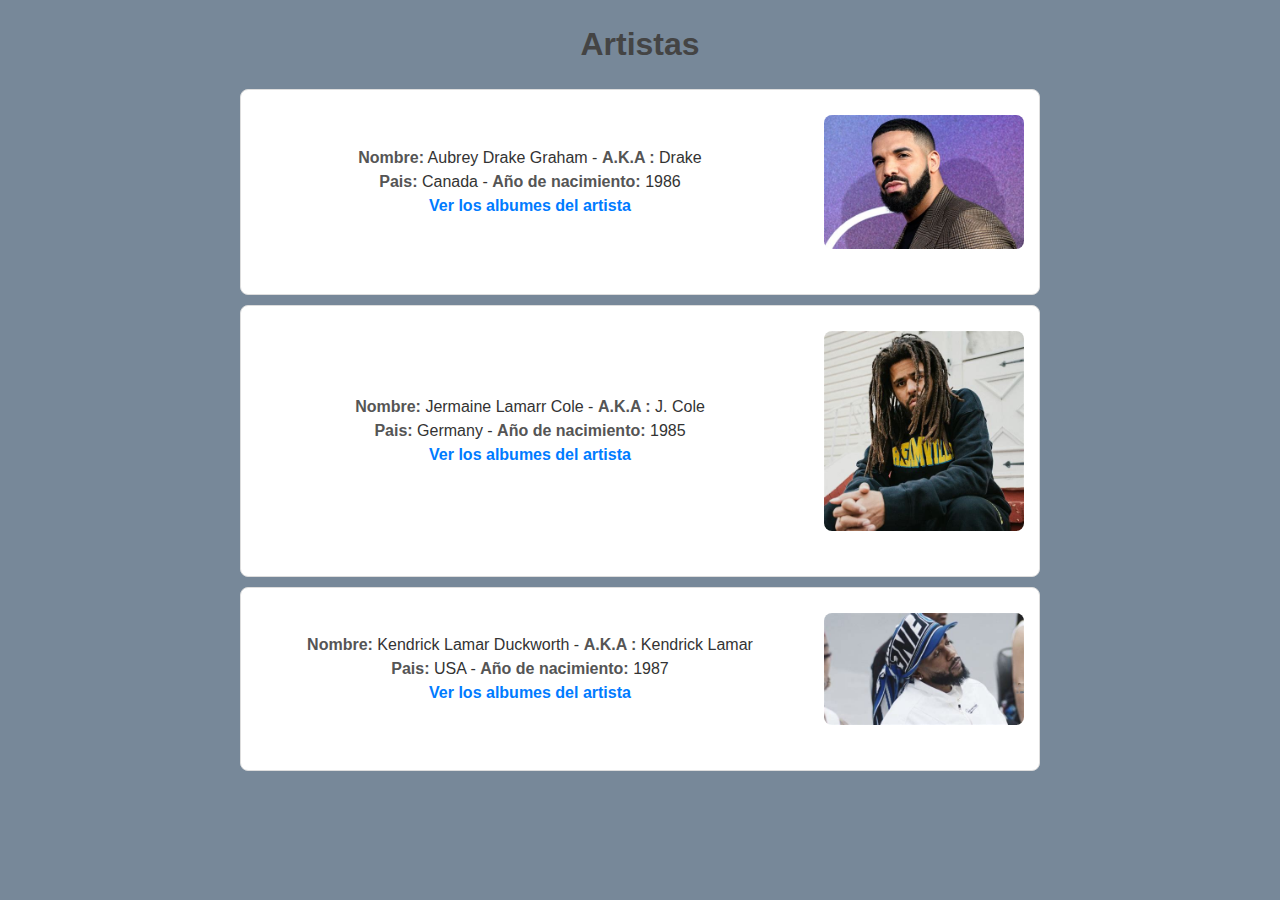
<file: index.html>
<!DOCTYPE html>
<html>
<head>
    <title>Artistas</title>
    <link rel="stylesheet" href="src/main/css/index.css">
</head>
<body>
<h1>Artistas</h1>
<ul>
    <li>
        <div class="autor-container">
            <div class="autor-text">
                <p>
                    <strong>Nombre:</strong> <span>Aubrey Drake Graham</span>
                    - <strong>A.K.A :</strong> <span>Drake</span>
                    <br>
                    <strong>Pais:</strong> <span>Canada</span>
                    - <strong>Año de nacimiento:</strong> <span>1986</span>
                    <br>
                    <strong><a href="src/main/resToNGINX/Drake.html">Ver los albumes del artista</a></strong>
                </p>
            </div>
            <img class="autor-image" src="src/main/img/../img/drake-perf.jpg" alt="Imagen de Artista">
        </div>
    </li>
    <li>
        <div class="autor-container">
            <div class="autor-text">
                <p>
                    <strong>Nombre:</strong> <span>Jermaine Lamarr Cole</span>
                    - <strong>A.K.A :</strong> <span>J. Cole</span>
                    <br>
                    <strong>Pais:</strong> <span>Germany</span>
                    - <strong>Año de nacimiento:</strong> <span>1985</span>
                    <br>
                    <strong><a href="src/main/resToNGINX/J. Cole.html">Ver los albumes del artista</a></strong>
                </p>
            </div>
            <img class="autor-image" src="src/main/img/../img/jcole-perf.jpg" alt="Imagen de Artista">
        </div>
    </li>
    <li>
        <div class="autor-container">
            <div class="autor-text">
                <p>
                    <strong>Nombre:</strong> <span>Kendrick Lamar Duckworth</span>
                    - <strong>A.K.A :</strong> <span>Kendrick Lamar</span>
                    <br>
                    <strong>Pais:</strong> <span>USA</span>
                    - <strong>Año de nacimiento:</strong> <span>1987</span>
                    <br>
                    <strong><a href="src/main/resToNGINX/Kendrick Lamar.html">Ver los albumes del artista</a></strong>
                </p>
            </div>
            <img class="autor-image" src="src/main/img/../img/kendrick-perf.jpg" alt="Imagen de Artista">
        </div>
    </li>
</ul>
</body>
</html>
</file>
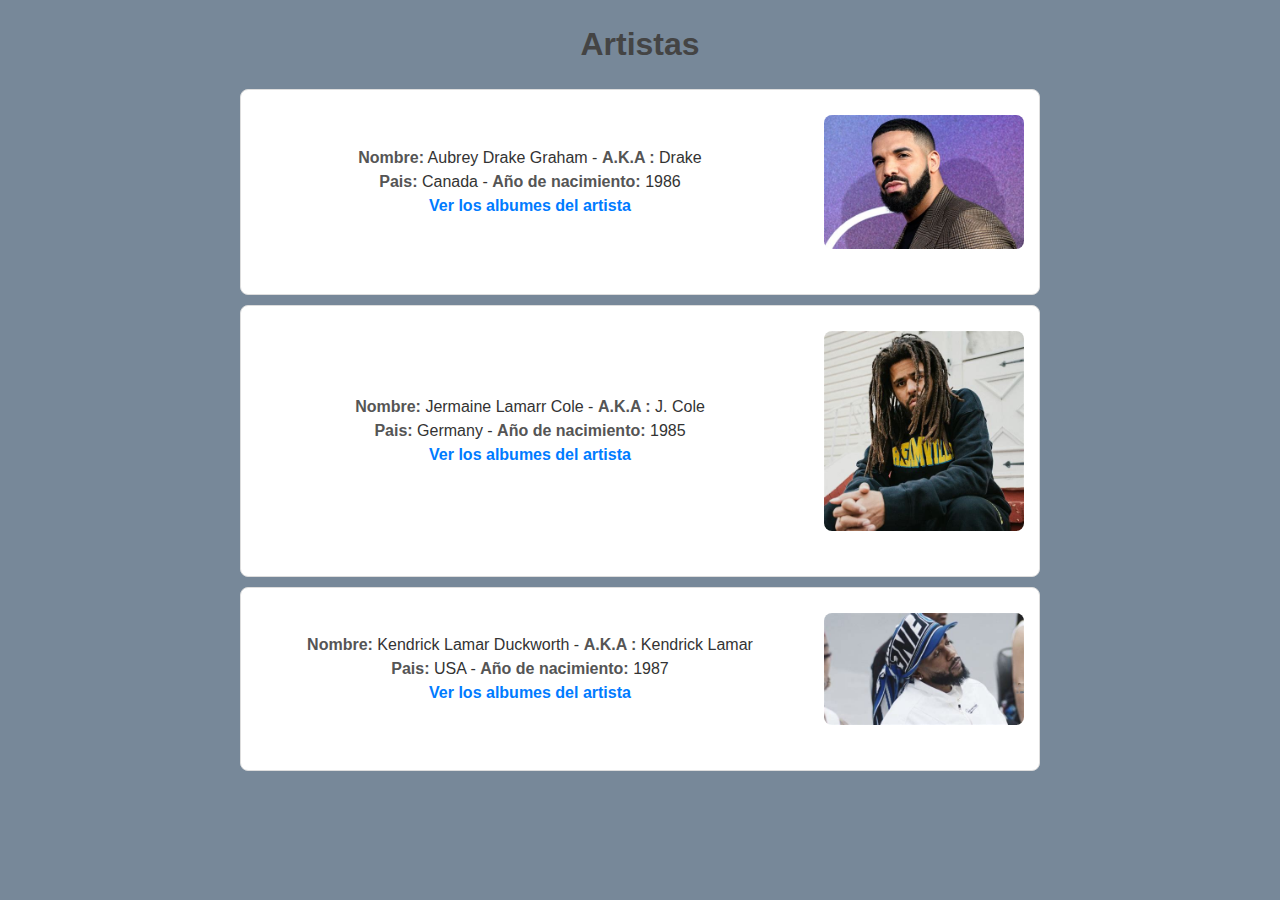
<file: src/main/index.html>
<!DOCTYPE html>
<html>
<head>
    <title>Artistas</title>
    <link rel="stylesheet" href="css/index.css">
</head>
<body>
<h1>Artistas</h1>
<ul>
    <li>
        <div class="autor-container">
            <div class="autor-text">
                <p>
                    <strong>Nombre:</strong> <span>Aubrey Drake Graham</span>
                    - <strong>A.K.A :</strong> <span>Drake</span>
                    <br>
                    <strong>Pais:</strong> <span>Canada</span>
                    - <strong>Año de nacimiento:</strong> <span>1986</span>
                    <br>
                    <strong><a href="resToNGINX/Drake.html">Ver los albumes del artista</a></strong>
                </p>
            </div>
            <img class="autor-image" src="img/drake-perf.jpg" alt="Imagen de Artista">
        </div>
    </li>
    <li>
        <div class="autor-container">
            <div class="autor-text">
                <p>
                    <strong>Nombre:</strong> <span>Jermaine Lamarr Cole</span>
                    - <strong>A.K.A :</strong> <span>J. Cole</span>
                    <br>
                    <strong>Pais:</strong> <span>Germany</span>
                    - <strong>Año de nacimiento:</strong> <span>1985</span>
                    <br>
                    <strong><a href="resToNGINX/J.%20Cole.html">Ver los albumes del artista</a></strong>
                </p>
            </div>
            <img class="autor-image" src="img/jcole-perf.jpg" alt="Imagen de Artista">
        </div>
    </li>
    <li>
        <div class="autor-container">
            <div class="autor-text">
                <p>
                    <strong>Nombre:</strong> <span>Kendrick Lamar Duckworth</span>
                    - <strong>A.K.A :</strong> <span>Kendrick Lamar</span>
                    <br>
                    <strong>Pais:</strong> <span>USA</span>
                    - <strong>Año de nacimiento:</strong> <span>1987</span>
                    <br>
                    <strong><a href="resToNGINX/Kendrick%20Lamar.html">Ver los albumes del artista</a></strong>
                </p>
            </div>
            <img class="autor-image" src="./img/kendrick-perf.jpg" alt="Imagen de Artista">
        </div>
    </li>
</ul>
</body>
</html>
</file>
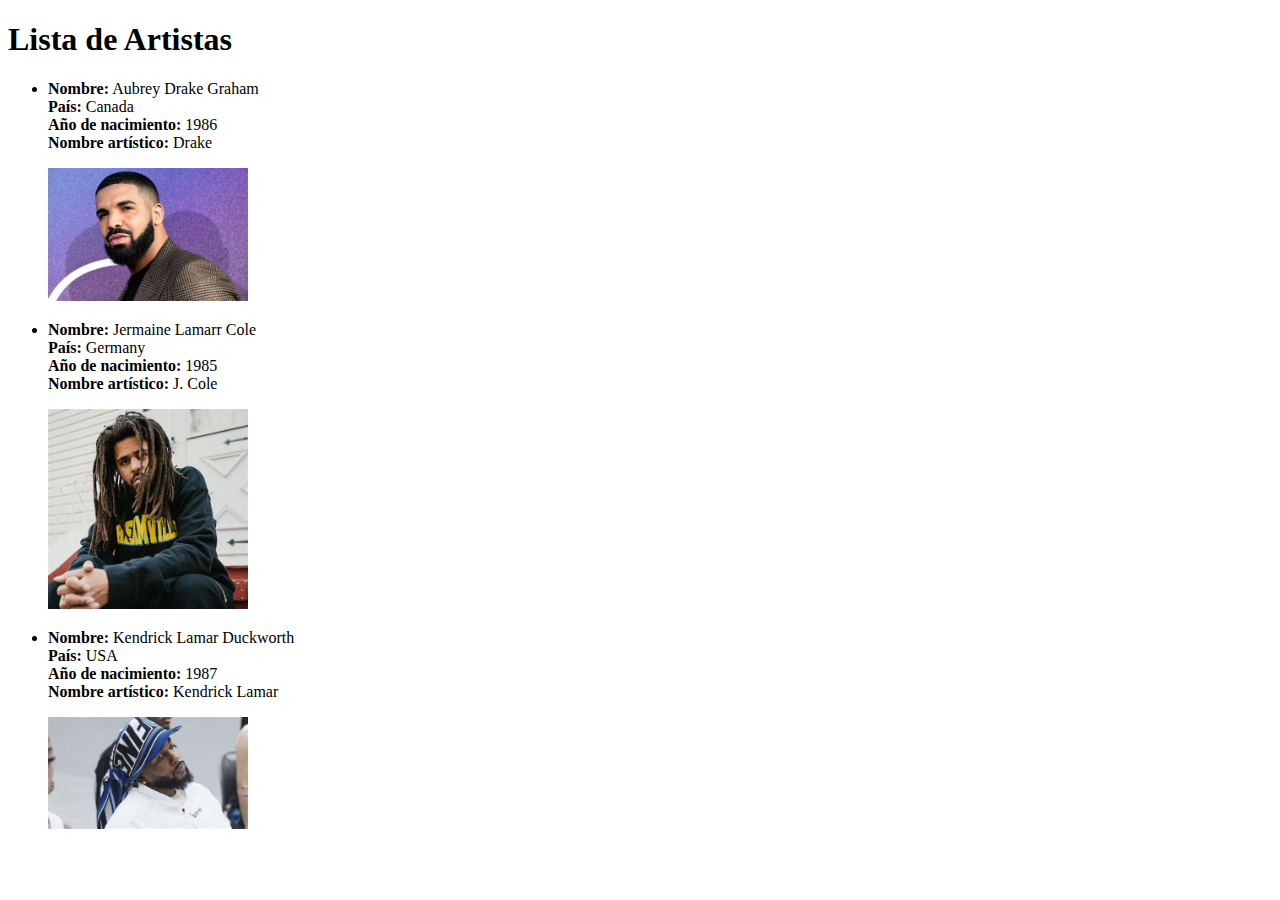
<file: src/main/resToNGINX/autor.html>
<!DOCTYPE html>
<html>
<head>
    <title>Lista de Autores</title>
</head>
<body>
<h1>Lista de Artistas</h1>
<ul>
    <li>
        <p>
            <strong>Nombre:</strong> <span>Aubrey Drake Graham</span><br>
            <strong>País:</strong> <span>Canada</span><br>
            <strong>Año de nacimiento:</strong> <span>1986</span><br>
            <strong>Nombre artístico:</strong> <span>Drake</span>
        </p>

            <img src="../img/drake-perf.jpg" alt="Imagen de Artista" style="width: 200px; height: auto;">
    </li>
    <li>
        <p>
            <strong>Nombre:</strong> <span>Jermaine Lamarr Cole</span><br>
            <strong>País:</strong> <span>Germany</span><br>
            <strong>Año de nacimiento:</strong> <span>1985</span><br>
            <strong>Nombre artístico:</strong> <span>J. Cole</span>
        </p>

            <img src="../img/jcole-perf.jpg" alt="Imagen de Artista" style="width: 200px; height: auto;">
    </li>
    <li>
        <p>
            <strong>Nombre:</strong> <span>Kendrick Lamar Duckworth</span><br>
            <strong>País:</strong> <span>USA</span><br>
            <strong>Año de nacimiento:</strong> <span>1987</span><br>
            <strong>Nombre artístico:</strong> <span>Kendrick Lamar</span>
        </p>

            <img src="../img/kendrick-perf.jpg" alt="Imagen de Artista" style="width: 200px; height: auto;">
    </li>
</ul>
</body>
</html>
</file>
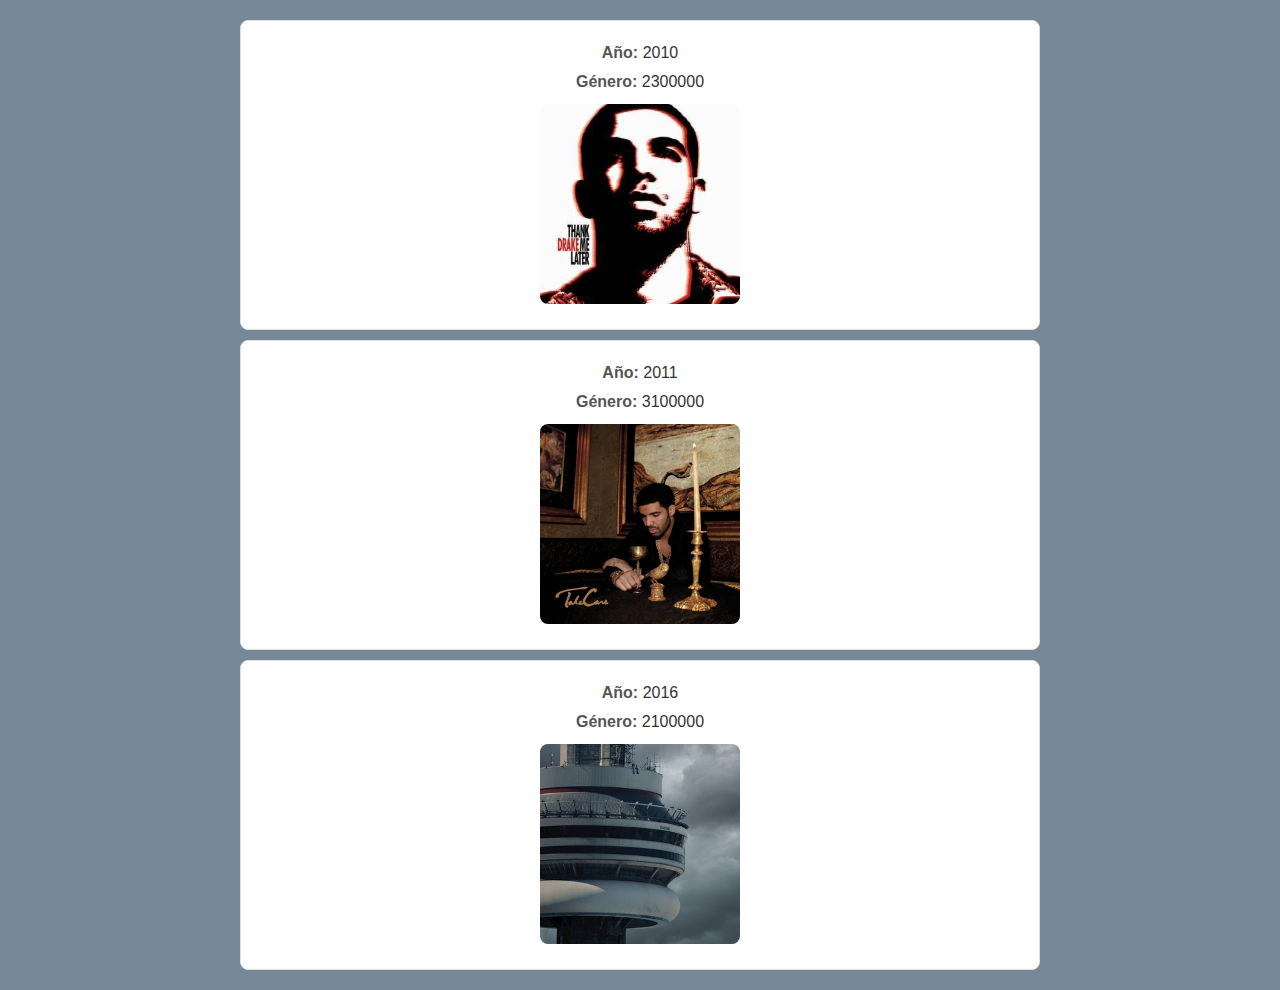
<file: src/main/resToNGINX/Drake.html>
<!DOCTYPE html>
<html>
<head>
    <title>Albums deDrake</title>
    <link rel="stylesheet" href="../css/index.css">
</head>
<body>
<ul>
    <li>
        <p><strong>Año:</strong> <span>2010</span></p>
        <p><strong>Género:</strong> <span>2300000</span></p>
        <img src="../img/Thank_Me_Later_cover.jpg" alt="Imagen portada" style="width: 200px; height: auto;">
    </li>
    <li>
        <p><strong>Año:</strong> <span>2011</span></p>
        <p><strong>Género:</strong> <span>3100000</span></p>
        <img src="../img/Drake_-_Take_Care_cover.jpg" alt="Imagen portada" style="width: 200px; height: auto;">
    </li>
    <li>
        <p><strong>Año:</strong> <span>2016</span></p>
        <p><strong>Género:</strong> <span>2100000</span></p>
        <img src="../img/Drake_-_Views_cover.jpg" alt="Imagen portada" style="width: 200px; height: auto;">
    </li>
</ul>
</body>
</html>
</file>
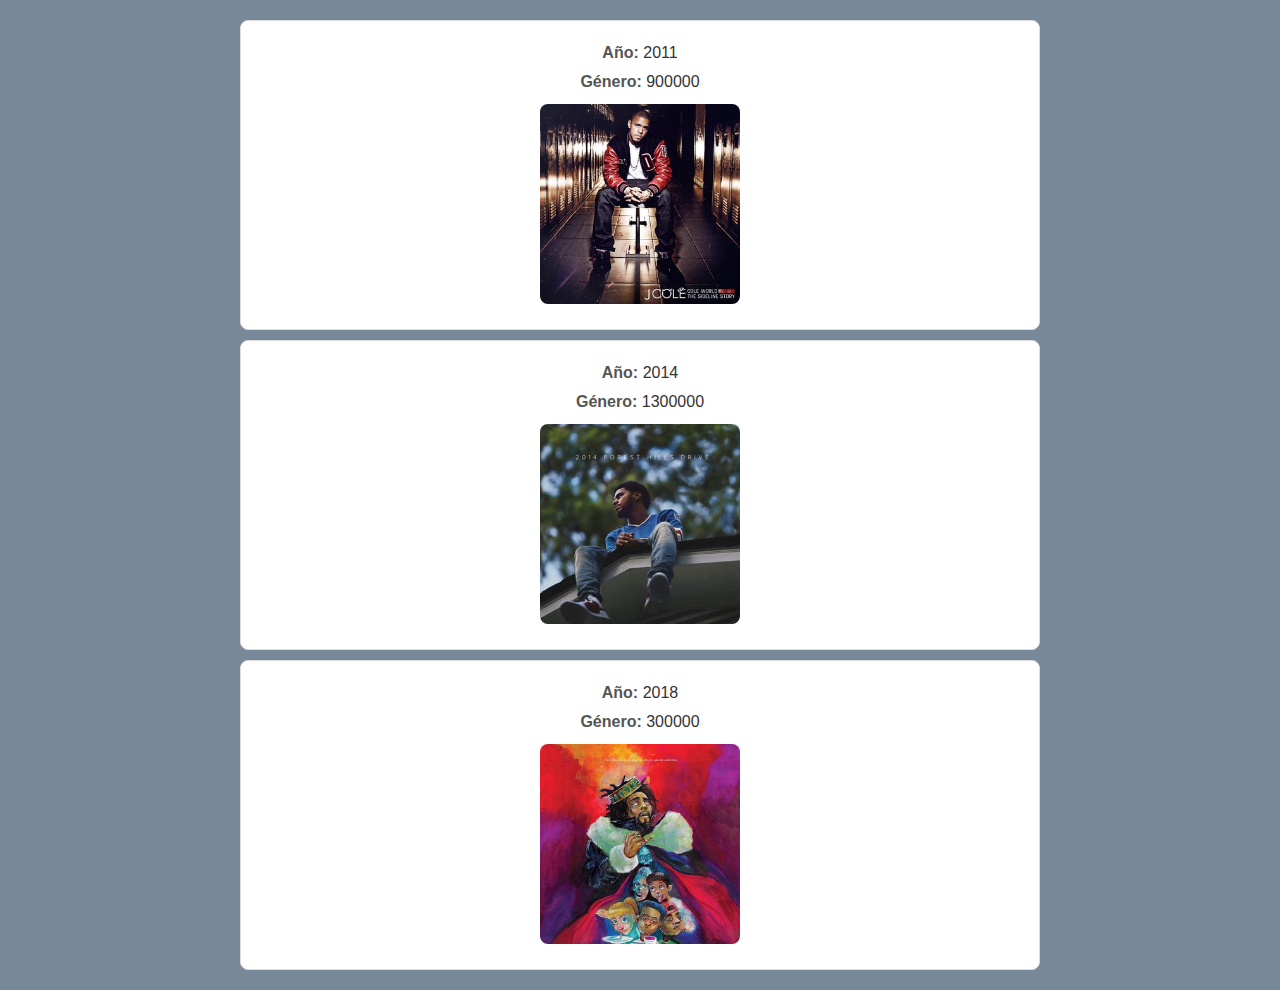
<file: src/main/resToNGINX/J. Cole.html>
<!DOCTYPE html>
<html>
<head>
    <title>Albums deJ. Cole</title>
    <link rel="stylesheet" href="../css/index.css">
</head>
<body>
<ul>
    <li>
        <p><strong>Año:</strong> <span>2011</span></p>
        <p><strong>Género:</strong> <span>900000</span></p>
        <img src="../img/ColeWorld.jpeg" alt="Imagen portada" style="width: 200px; height: auto;">
    </li>
    <li>
        <p><strong>Año:</strong> <span>2014</span></p>
        <p><strong>Género:</strong> <span>1300000</span></p>
        <img src="../img/2014ForestHillsDrive.jpg" alt="Imagen portada" style="width: 200px; height: auto;">
    </li>
    <li>
        <p><strong>Año:</strong> <span>2018</span></p>
        <p><strong>Género:</strong> <span>300000</span></p>
        <img src="../img/JColeKOD.jpg" alt="Imagen portada" style="width: 200px; height: auto;">
    </li>
</ul>
</body>
</html>
</file>
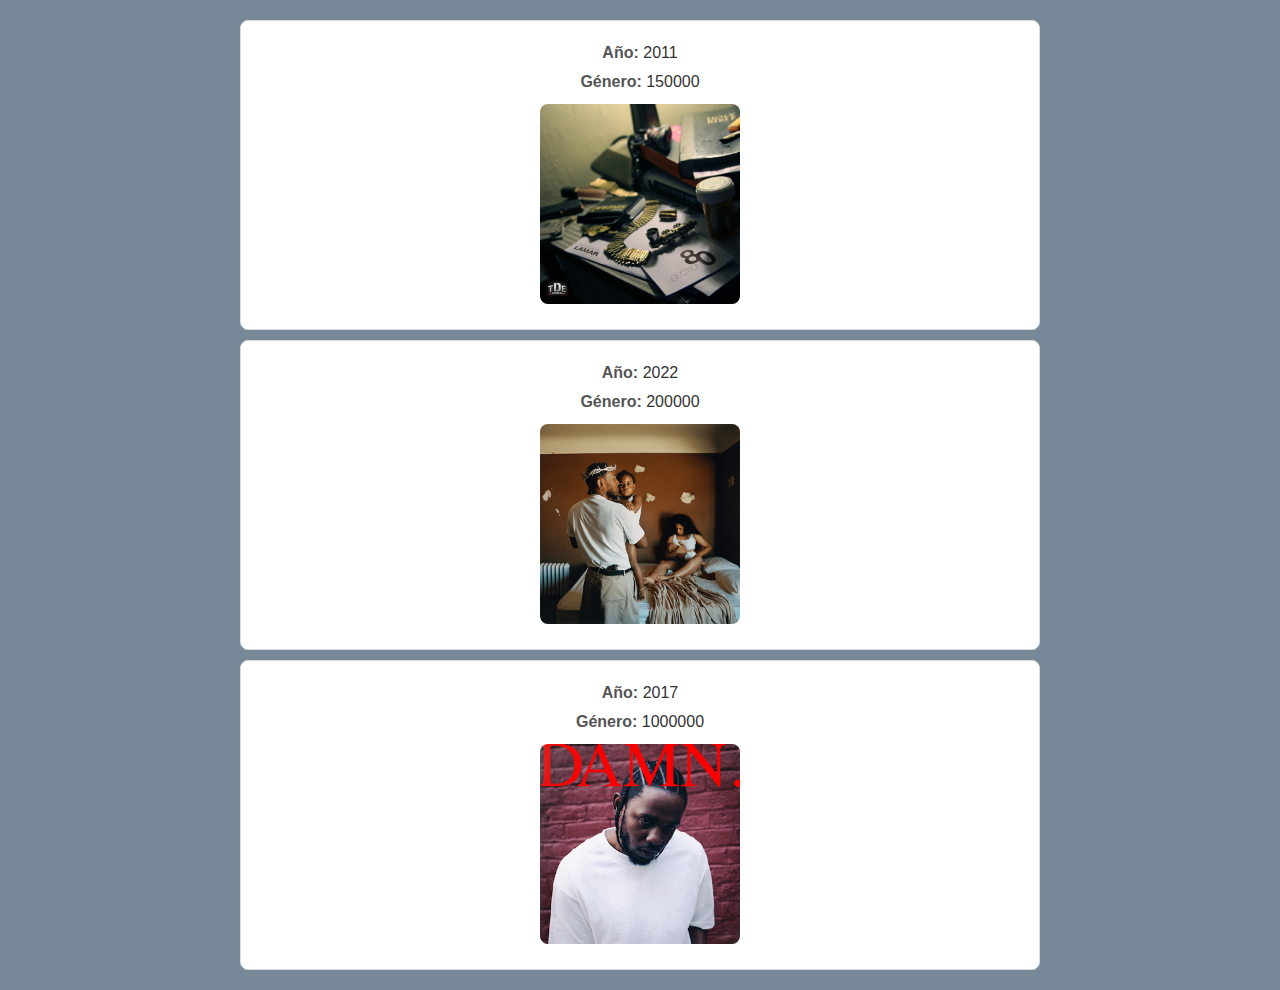
<file: src/main/resToNGINX/Kendrick Lamar.html>
<!DOCTYPE html>
<html>
<head>
    <title>Albums deKendrick Lamar</title>
    <link rel="stylesheet" href="../css/index.css">
</head>
<body>
<ul>
    <li>
        <p><strong>Año:</strong> <span>2011</span></p>
        <p><strong>Género:</strong> <span>150000</span></p>
        <img src="../img/Section.80-Cover.jpg" alt="Imagen portada" style="width: 200px; height: auto;">
    </li>
    <li>
        <p><strong>Año:</strong> <span>2022</span></p>
        <p><strong>Género:</strong> <span>200000</span></p>
        <img src="../img/Kendrick_Lamar_-_Mr._Morale_&amp;_the_Big_Steppers.png" alt="Imagen portada" style="width: 200px; height: auto;">
    </li>
    <li>
        <p><strong>Año:</strong> <span>2017</span></p>
        <p><strong>Género:</strong> <span>1000000</span></p>
        <img src="../img/Kendrick_Lamar_-_Damn.png" alt="Imagen portada" style="width: 200px; height: auto;">
    </li>
</ul>
</body>
</html>
</file>
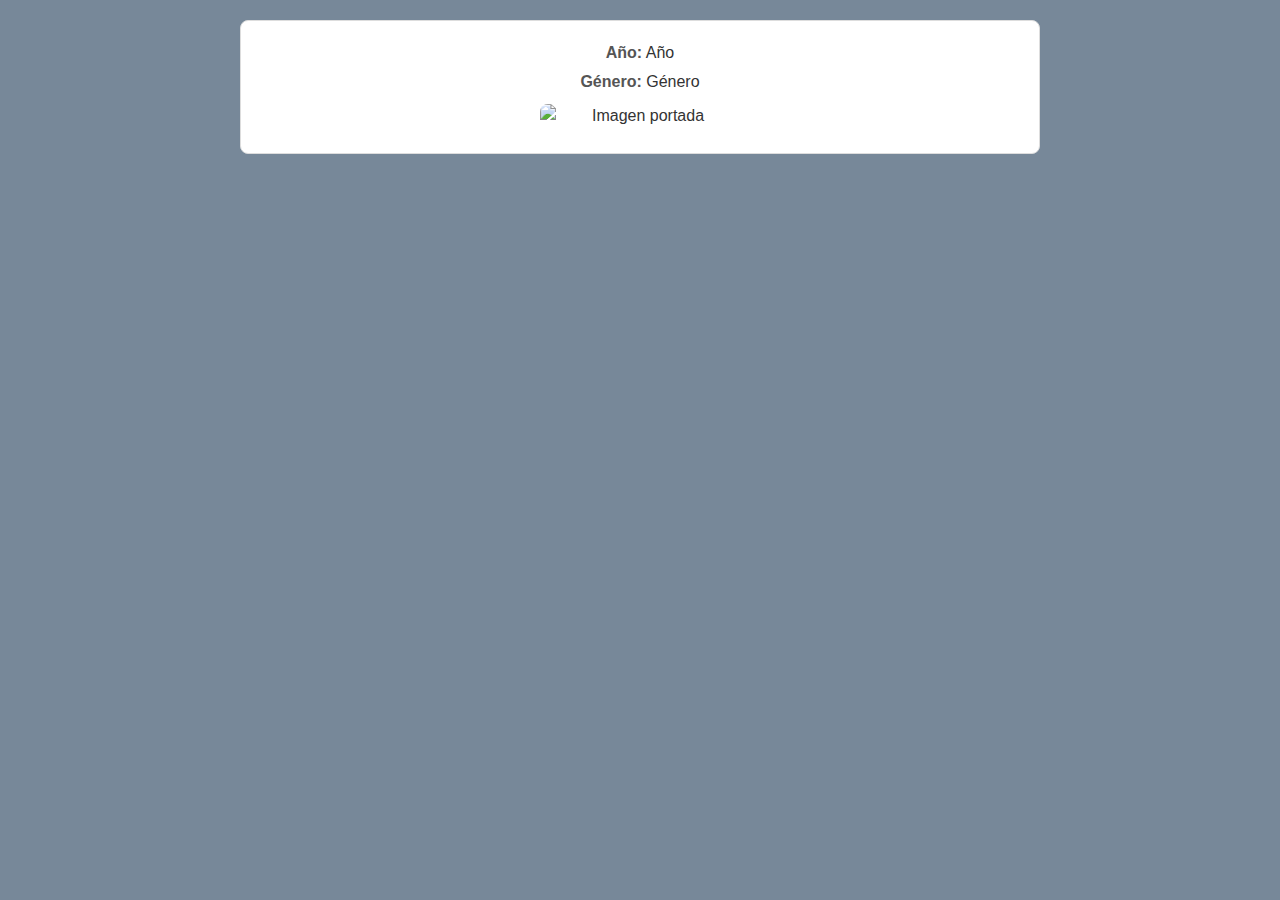
<file: src/main/template/album.html>
<!DOCTYPE html>
<html xmlns:th="http://www.thymeleaf.org">
<head>
    <title th:text="${prefijoAlbum}+ ${album[0].nomArt}">  </title>
    <link rel="stylesheet" href="../css/index.css">
</head>
<body>
<ul>
    <li th:each="album : ${album}">
        <p><strong>Año:</strong> <span th:text="${album.any}">Año</span></p>
        <p><strong>Género:</strong> <span th:text="${album.ventes}">Género</span></p>
        <img th:src="${album.portada}" alt="Imagen portada" style="width: 200px; height: auto;">
    </li>
</ul>
</body>
</html>
</file>
<file: src/main/css/index.css>
body {
    font-family: 'Arial', sans-serif;
    line-height: 1.5;
    margin: 0;
    padding: 0;
    color: #333;
    text-align: center;
    background-color:lightslategray;
}

h1, h2 {
    color: #444;
    margin-top: 20px;
}

ul {
    list-style: none;
    padding: 0;
    margin: 20px auto;
    max-width: 800px;
}

li {
    background: #fff;
    margin: 10px 0;
    padding: 15px;
    border: 1px solid #ddd;
    border-radius: 8px;
}

li p {
    margin: 5px 0;
}

li strong {
    color: #555;
}

li img {
    display: block;
    max-width: 100%;
    height: auto;
    margin: 10px auto;
    border-radius: 8px;
}

a {
    color: #007BFF;
    text-decoration: none;
    font-weight: bold;
}
/* Necesario para que se vea con la imagen a */

.autor-container {
    display: flex;
    align-items: center;
    margin-bottom: 20px;
}

.autor-text {
    flex: 1;
    margin-right: 20px;
}

.autor-image {
    width: 200px;
    height: auto;
}
</file>
